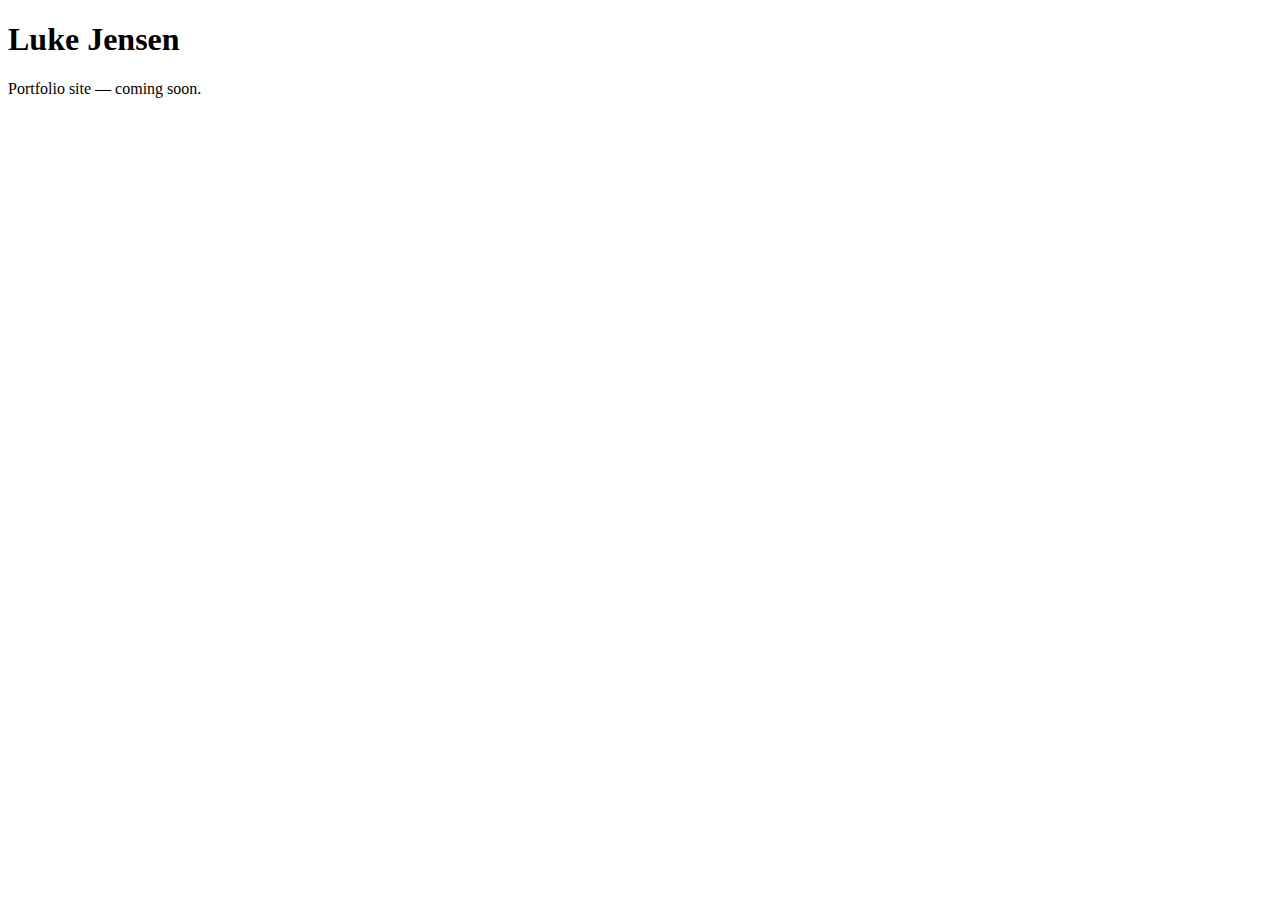
<file: index.html>
<!doctype html>
<html lang="en">
  <head>
    <meta charset="UTF-8" />
    <meta name="viewport" content="width=device-width, initial-scale=1.0" />
    <title>Luke Jensen | Portfolio</title>
  </head>
  <body>
    <h1>Luke Jensen</h1>
    <p>Portfolio site — coming soon.</p>
  </body>
</html>
</file>
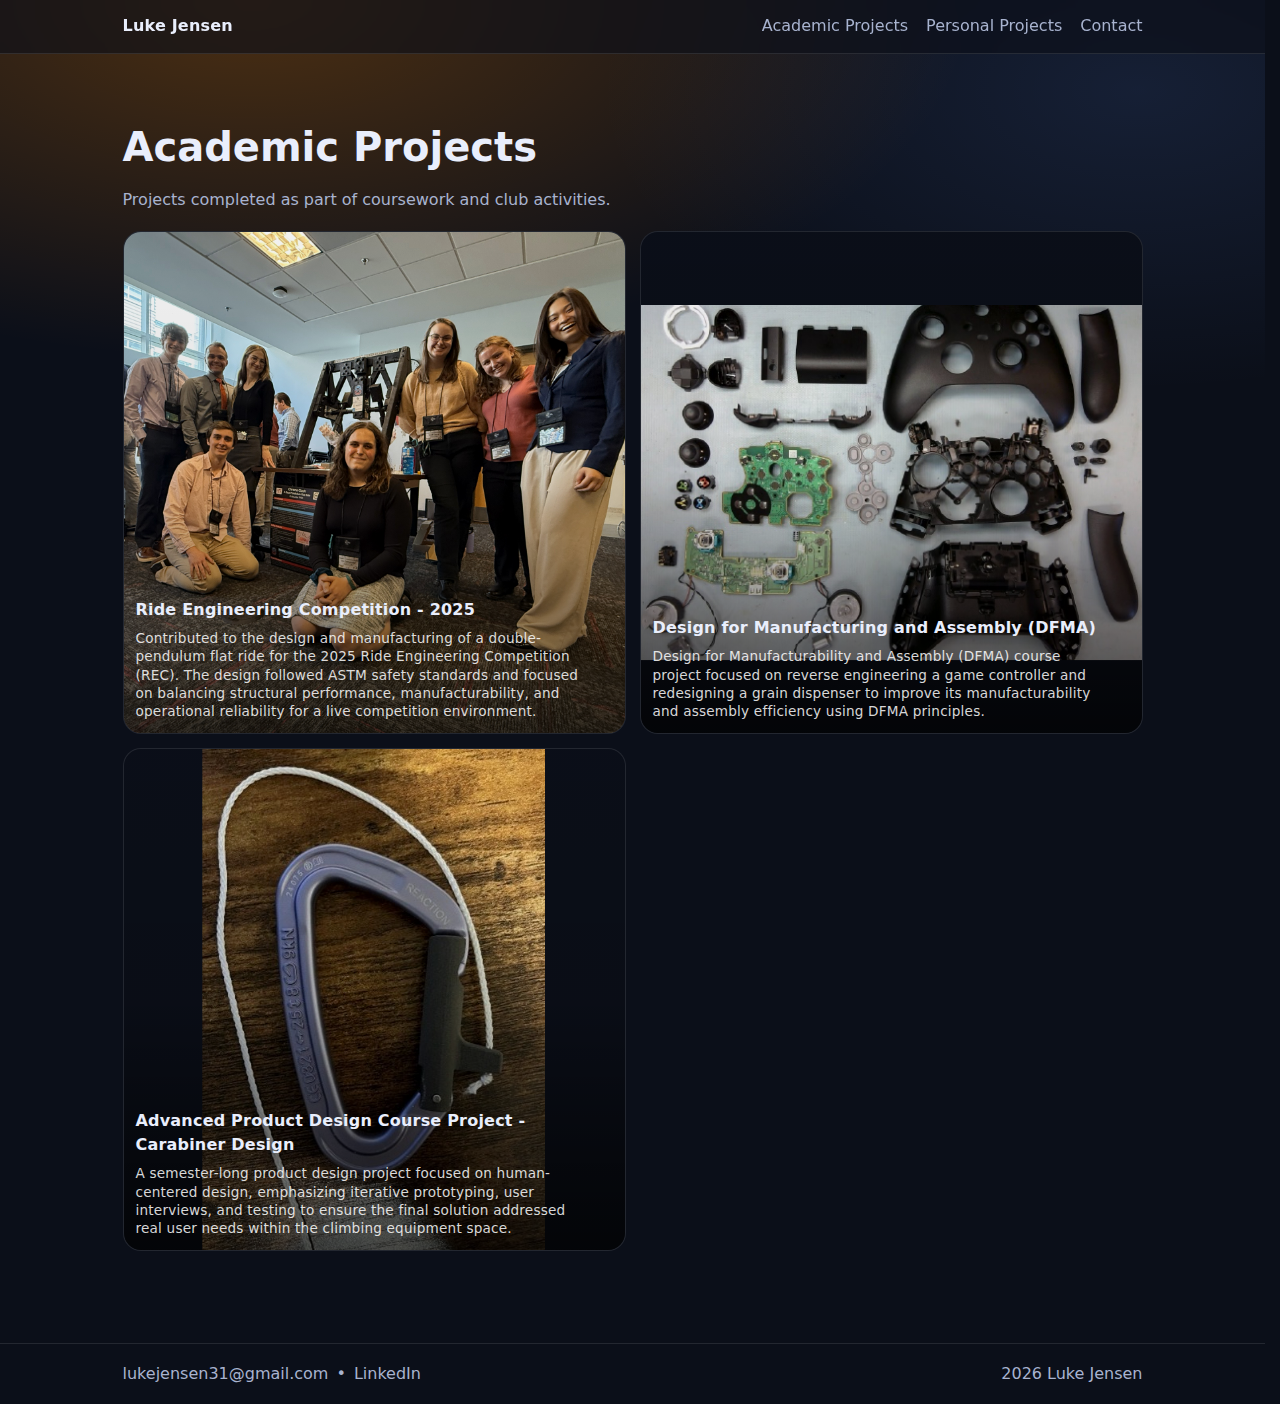
<file: academic.html>
<!doctype html>
<html lang="en">
<head>
  <meta charset="utf-8" />
  <meta name="viewport" content="width=device-width, initial-scale=1" />
  <title>Academic Projects | Luke Jensen</title>
  <link rel="stylesheet" href="assets/css/styles.css" />
</head>
<body>
  <header class="site-header">
    <nav class="nav">
      <a class="brand" href="index.html">Luke Jensen</a>
      <div class="nav-links">
        <a href="academic.html">Academic Projects</a>
        <a href="personal.html">Personal Projects</a>
        <a href="contact.html">Contact</a>
      </div>
    </nav>
  </header>

  <main class="container">
    <section class="section">
      <h1 class="page-title">Academic Projects</h1>
      <p class="kicker">Projects completed as part of coursework and club activities.</p>

      <div class="tile-grid">
        <!-- Duplicate tiles as you add projects -->
        <a class="tile" href="projects/academic/rec_2025/rec_2025.html">
          <img src="projects/academic/rec_2025/img/rec_2025_thumbnail.jpg" alt="Ride Engineering Competition 2025 Project Thumbnail">
          <div class="overlay"></div>
          <div class="label">
            Ride Engineering Competition - 2025
            <div class="summary">
              Contributed to the design and manufacturing of a double-pendulum flat ride for the 2025 Ride Engineering Competition (REC).
              The design followed ASTM safety standards and focused on balancing structural performance, manufacturability, and operational reliability for a live competition environment.
            </div>
          </div>
        </a>

        <a class="tile" href="projects/academic/dfma/dfma.html">
          <img src="projects/academic/dfma/img/controller_disassembled.png" alt="DFMA Project Thumbnail">
          <div class="overlay"></div>
          <div class="label">
            Design for Manufacturing and Assembly (DFMA)
            <div class="summary">
              Design for Manufacturability and Assembly (DFMA) course project focused on reverse engineering a game controller and redesigning a grain dispenser to improve its manufacturability and assembly efficiency using DFMA principles.
            </div>
          </div>
        </a>        

        <a class="tile" href="projects/academic/carabiner_design/carabiner_design.html">
          <img src="projects/academic/carabiner_design/img/final_design_thumbnail.png" alt="Carabiner Design Project Thumbnail">
          <div class="overlay"></div>
          <div class="label">
            Advanced Product Design Course Project - Carabiner Design
            <div class="summary">
            A semester-long product design project focused on human-centered design,
            emphasizing iterative prototyping, user interviews, and testing to ensure the
            final solution addressed real user needs within the climbing equipment space.
            </div>
          </div>
        </a>            

      </div>
    </section>
  </main>

    <footer class="footer">
    <div class="footer-inner">
    <div class="footer-left">
        <a href="mailto:lukejensen31@gmail.com">lukejensen31@gmail.com</a>
        <span>•</span>
        <a href="https://www.linkedin.com/in/luke-jensen-3100/" target="_blank" rel="noopener">
        LinkedIn
        </a>
    </div>

    <div class="footer-right">
        <span id="year"></span> Luke Jensen
    </div>
    </footer>

  <script src="assets/js/main.js"></script>
</body>
</html>
</file>
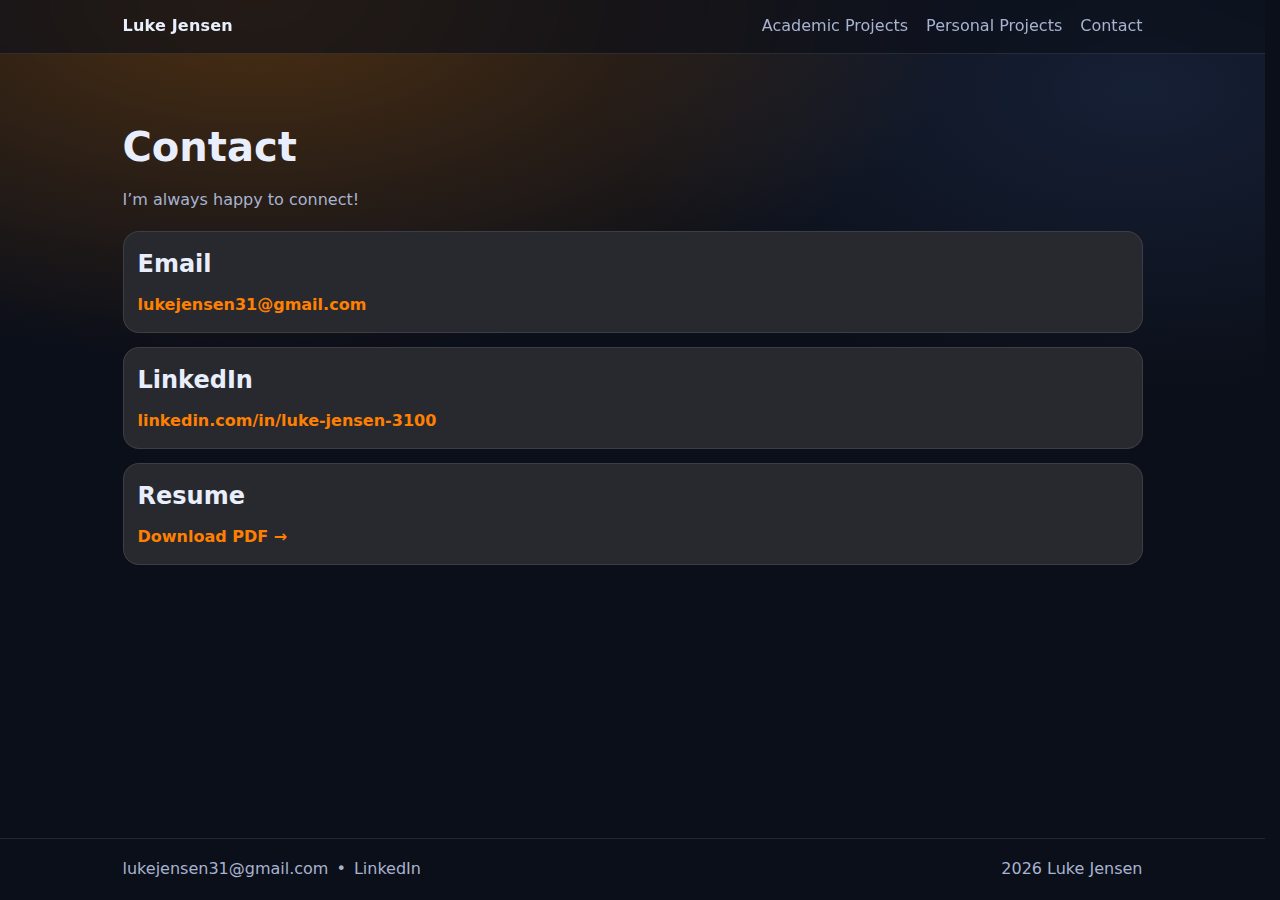
<file: contact.html>
<!doctype html>

<html lang="en">

<head>
  <meta charset="UTF-8">
  <meta name="viewport" content="width=device-width, initial-scale=1">
  <title>Contact | Luke Jensen</title>
  <link rel="stylesheet" href="assets/css/styles.css">
</head>

<body>
  <header class="site-header">
    <nav class="nav">
      <a class="brand" href="index.html">Luke Jensen</a>
      <div class="nav-links">
        <a href="academic.html">Academic Projects</a>
        <a href="personal.html">Personal Projects</a>
        <a href="contact.html">Contact</a>
      </div>
    </nav>
  </header>

  <main class="container">
    <section class="section">
      <h1 class="page-title">Contact</h1>
      <p class="kicker">I’m always happy to connect!</p>

      <div class="grid-3" style="grid-template-columns: 1fr; gap: 14px;">
        <div class="card">
          <h2 style="margin: 0 0 10px;">Email</h2>
          <p style="margin: 0; color: var(--muted);">
            <a href="mailto:lukejensen31@gmail.com" style="color: var(--accent); font-weight: 650;">
              lukejensen31@gmail.com
            </a>
          </p>
        </div>

        <div class="card">
          <h2 style="margin: 0 0 10px;">LinkedIn</h2>
          <p style="margin: 0; color: var(--muted);">
            <a href="https://www.linkedin.com/in/luke-jensen-3100/" target="_blank" rel="noopener"
               style="color: var(--accent); font-weight: 650;">
              linkedin.com/in/luke-jensen-3100
            </a>
          </p>
        </div>

        <div class="card">
          <h2 style="margin: 0 0 10px;">Resume</h2>
          <p style="margin: 0; color: var(--muted);">
            <a href="assets/resume/luke_jensen_resume.pdf" target="_blank" rel="noopener"
               style="color: var(--accent); font-weight: 650;">
              Download PDF →
            </a>
          </p>
        </div>
      </div>
    </section>
  </main>

  <footer class="footer">
    <div class="footer-inner">
      <div class="footer-left">
        <a href="mailto:lukejensen31@gmail.com">lukejensen31@gmail.com</a>
        <span>•</span>
        <a href="https://www.linkedin.com/in/luke-jensen-3100/" target="_blank" rel="noopener">
          LinkedIn
        </a>
      </div>
      
      <div class="footer-right">
        <span id="year"></span> Luke Jensen
      </div>
    </div>
  </footer>

  <script src="assets/js/main.js"></script>
</body>
</html>
</file>
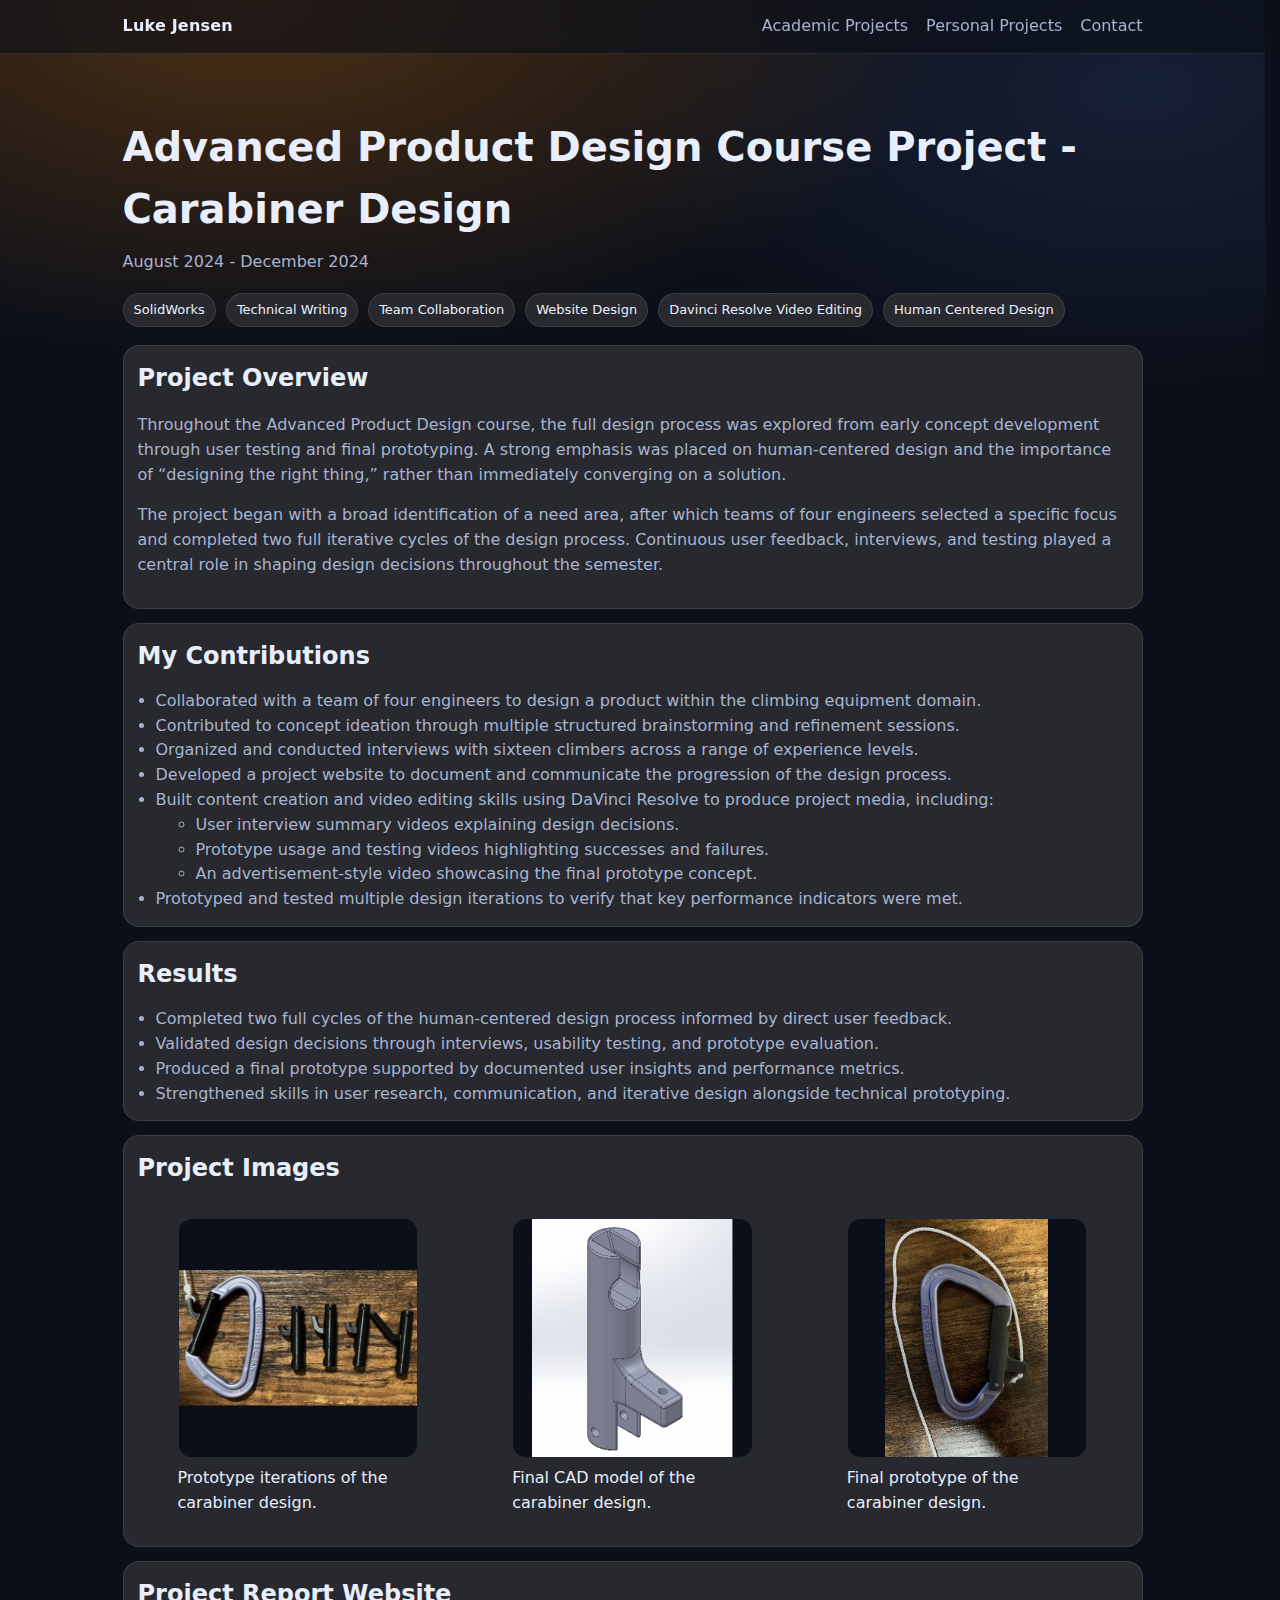
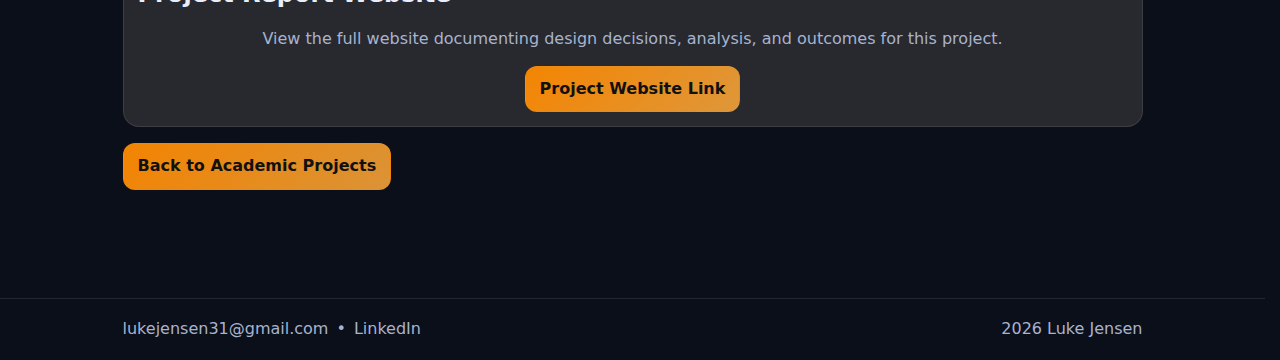
<file: projects/academic/carabiner_design/carabiner_design.html>
<!doctype html>
<html lang="en">
<head>
  <meta charset="utf-8" />
  <meta name="viewport" content="width=device-width, initial-scale=1" />
  <title>Advanced Product Design Course Project - Carabiner Design | Luke Jensen</title>
  <link rel="stylesheet" href="../../../assets/css/styles.css" />
</head>

<body>
  <header class="site-header">
    <nav class="nav">
      <a class="brand" href="../../../index.html">Luke Jensen</a>
      <div class="nav-links">
        <a href="../../../academic.html">Academic Projects</a>
        <a href="../../../personal.html">Personal Projects</a>
        <a href="../../../contact.html">Contact</a>
      </div>
    </nav>
  </header>

  <main class="container">
    <section class="section">
        <h1 class="page-title">Advanced Product Design Course Project - Carabiner Design</h1>
        <p class="kicker">August 2024 - December 2024</p>

        <div class="meta">
            <span class="pill">SolidWorks</span>
            <span class="pill">Technical Writing</span>
            <span class="pill">Team Collaboration</span>
            <span class="pill">Website Design</span>
            <span class="pill">Davinci Resolve Video Editing</span>
            <span class="pill">Human Centered Design</span>
        </div>

        <div class="card">
            <h2 style="margin-top:0;">Project Overview</h2>
            <p style="color:var(--muted);">
                Throughout the Advanced Product Design course, the full design process was
                explored from early concept development through user testing and final
                prototyping. A strong emphasis was placed on human-centered design and the
                importance of “designing the right thing,” rather than immediately converging
                on a solution.
            </p>
            <p style="color:var(--muted);">
                The project began with a broad identification of a need area, after which
                teams of four engineers selected a specific focus and completed two full
                iterative cycles of the design process. Continuous user feedback, interviews,
                and testing played a central role in shaping design decisions throughout the
                semester.
            </p>          
        </div>

        <div style="height:14px;"></div>

        <div class="card">
            <h2 style="margin-top:0;">My Contributions</h2>
            <ul style="color:var(--muted); margin:0; padding-left:18px;">
            
                <li>Collaborated with a team of four engineers to design a product within the climbing equipment domain.</li>
                <li>Contributed to concept ideation through multiple structured brainstorming and refinement sessions.</li>
                <li>Organized and conducted interviews with sixteen climbers across a range of experience levels.</li>
                <li>Developed a project website to document and communicate the progression of the design process.</li>
                <li>
                    Built content creation and video editing skills using DaVinci Resolve to produce project media, including:
                    <ul>
                    <li>User interview summary videos explaining design decisions.</li>
                    <li>Prototype usage and testing videos highlighting successes and failures.</li>
                    <li>An advertisement-style video showcasing the final prototype concept.</li>
                    </ul>
                </li>
                <li>Prototyped and tested multiple design iterations to verify that key performance indicators were met.</li>

            </ul>
        </div>

        <div style="height:14px;"></div>

        <div class="card">
            <h2 style="margin-top:0;">Results</h2>
            <ul style="color:var(--muted); margin:0; padding-left:18px;">
                <li>Completed two full cycles of the human-centered design process informed by direct user feedback.</li>
                <li>Validated design decisions through interviews, usability testing, and prototype evaluation.</li>
                <li>Produced a final prototype supported by documented user insights and performance metrics.</li>
                <li>Strengthened skills in user research, communication, and iterative design alongside technical prototyping.</li>
            </ul>
        </div>

        <div style="height:14px;"></div>

        <div class="card">
            <h2 style="margin-top:0;">Project Images</h2>
            <div class="image-grid">
            <figure>
                <img src="../carabiner_design/img/prototype_iterations.png" alt="Carabiner Prototype Iterations">
                <figcaption>Prototype iterations of the carabiner design.</figcaption>
            </figure>
            <figure>
                <img src="../carabiner_design/img/final_cad_model.png" alt="Final CAD Model">
                <figcaption>Final CAD model of the carabiner design.</figcaption>
            </figure>
            <figure>
                <img src="../carabiner_design/img/final_design_thumbnail.png" alt="Final Prototype">
                <figcaption>Final prototype of the carabiner design.</figcaption>
            </figure>

            </div>
        </div>

        <div style="height:14px;"></div>

        <div class="card">
        <h2 style="margin-top:0">Project Report Website</h2>
        <p style="color:var(--muted); margin:0 auto 14px; text-align:center;">
            View the full website documenting design decisions, analysis, and outcomes for this project.
        </p>

        <p style="color:var(--muted); margin:0; text-align:center;">
        <a
            class="btn primary"
            href="https://sites.google.com/colorado.edu/apd-team-6/the-bailing-carabiner"
            target="_blank"
            rel="noopener"
        >
            Project Website Link
        </a>
        </p>

        </div>

        <p style="color:var(--muted);">
            <a class="btn primary" href="../../../academic.html">Back to Academic Projects</a>
        </p>



    </section>
  </main>

    <footer class="footer">
    <div class="footer-inner">
    <div class="footer-left">
        <a href="mailto:lukejensen31@gmail.com">lukejensen31@gmail.com</a>
        <span>•</span>
        <a href="https://www.linkedin.com/in/luke-jensen-3100/" target="_blank" rel="noopener">
        LinkedIn
        </a>
    </div>

    <div class="footer-right">
        <span id="year"></span> Luke Jensen
    </div>
    </footer>

  <script src="../../../assets/js/main.js"></script>
</body>
</html>
</file>
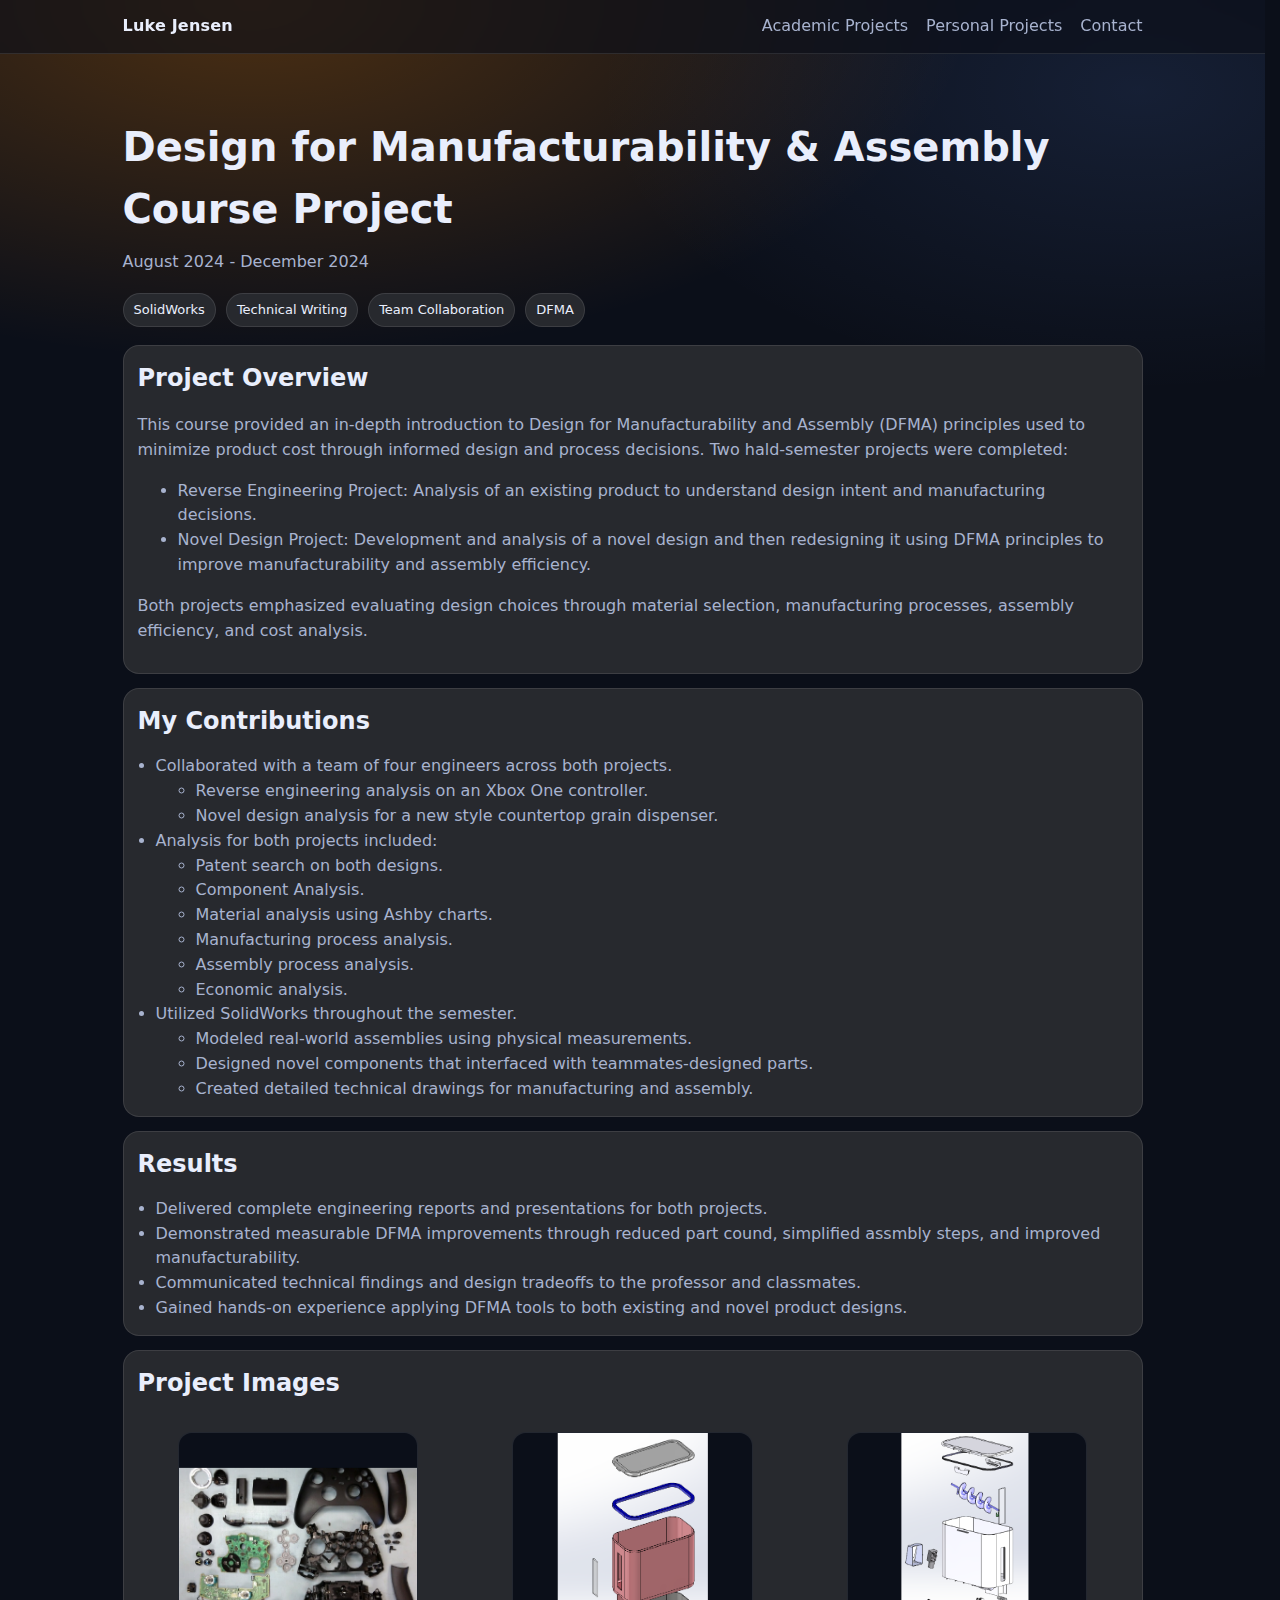
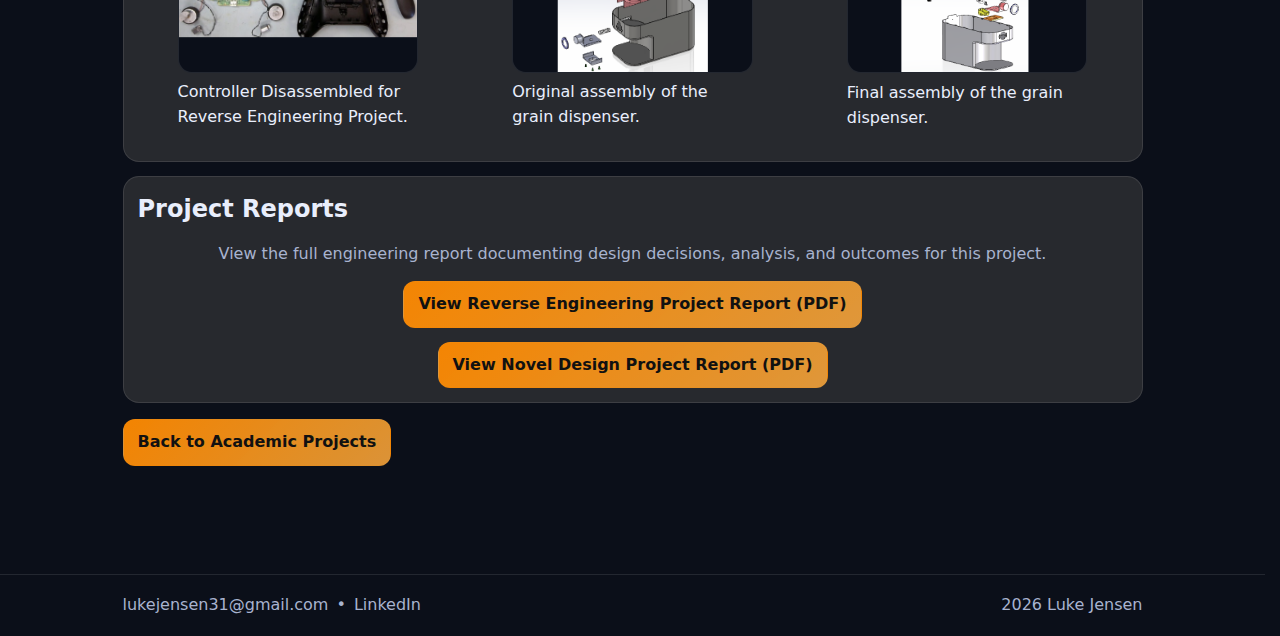
<file: projects/academic/dfma/dfma.html>
<!doctype html>
<html lang="en">
<head>
  <meta charset="utf-8" />
  <meta name="viewport" content="width=device-width, initial-scale=1" />
  <title>Design for Manufacturability & Assembly | Luke Jensen</title>
  <link rel="stylesheet" href="../../../assets/css/styles.css" />
</head>

<body>
  <header class="site-header">
    <nav class="nav">
      <a class="brand" href="../../../index.html">Luke Jensen</a>
      <div class="nav-links">
        <a href="../../../academic.html">Academic Projects</a>
        <a href="../../../personal.html">Personal Projects</a>
        <a href="../../../contact.html">Contact</a>
      </div>
    </nav>
  </header>

  <main class="container">
    <section class="section">
        <h1 class="page-title">Design for Manufacturability & Assembly Course Project</h1>
        <p class="kicker">August 2024 - December 2024</p>

        <div class="meta">
            <span class="pill">SolidWorks</span>
            <span class="pill">Technical Writing</span>
            <span class="pill">Team Collaboration</span>
            <span class="pill">DFMA</span>
        </div>

        <div class="card">
            <h2 style="margin-top:0;">Project Overview</h2>
            <p style="color:var(--muted);">
                This course provided an in-depth introduction to Design for Manufacturability and Assembly (DFMA) principles used to minimize product cost through informed design and process decisions. Two hald-semester projects were completed:
            </p>
            <ul style="color:var(--muted);">
                <li>
                    Reverse Engineering Project: Analysis of an existing product to understand design intent and manufacturing decisions.
                </li>
                <li>
                    Novel Design Project: Development and analysis of a novel design and then redesigning it using DFMA principles to improve manufacturability and assembly efficiency.
                </li>
            </ul>
            <p style="color:var(--muted);">
                Both projects emphasized evaluating design choices through material selection, manufacturing processes, assembly efficiency, and cost analysis.
            </p>            
        </div>

        <div style="height:14px;"></div>

        <div class="card">
            <h2 style="margin-top:0;">My Contributions</h2>
            <ul style="color:var(--muted); margin:0; padding-left:18px;">
            
            <li>
                Collaborated with a team of four engineers across both projects.
                <ul>
                    <li>Reverse engineering analysis on an Xbox One controller.</li>
                    <li>Novel design analysis for a new style countertop grain dispenser.</li>
                </ul>
            </li>
            
            <li>
                Analysis for both projects included:
                <ul>
                    <li>Patent search on both designs.</li>
                    <li>Component Analysis.</li>
                    <li>Material analysis using Ashby charts.</li>
                    <li>Manufacturing process analysis.</li>
                    <li>Assembly process analysis.</li>
                    <li>Economic analysis.</li>
                </ul>
            </li>

            <li>
                Utilized SolidWorks throughout the semester. 
                <ul>
                    <li>Modeled real-world assemblies using physical measurements.</li>
                    <li>Designed novel components that interfaced with teammates-designed parts.</li>
                    <li>Created detailed technical drawings for manufacturing and assembly.</li>
                </ul>
            </li>

            </ul>
        </div>

        <div style="height:14px;"></div>

        <div class="card">
            <h2 style="margin-top:0;">Results</h2>
            <ul style="color:var(--muted); margin:0; padding-left:18px;">
            <li>Delivered complete engineering reports and presentations for both projects.</li>
            <li>Demonstrated measurable DFMA improvements through reduced part cound, simplified assmbly steps, and improved manufacturability.</li>
            <li>Communicated technical findings and design tradeoffs to the professor and classmates.</li>
            <li>Gained hands-on experience applying DFMA tools to both existing and novel product designs.</li>
            </ul>
        </div>

        <div style="height:14px;"></div>

        <div class="card">
            <h2 style="margin-top:0;">Project Images</h2>
            <div class="image-grid">
            <figure>
                <img src="../dfma/img/controller_disassembled.png" alt="Game Controller Reverse Engineering">
                <figcaption>Controller Disassembled for Reverse Engineering Project.</figcaption>
            </figure>
            <figure>
                <img src="../dfma/img/original_assembly.png" alt="Grain Dispenser Original Assembly">
                <figcaption>Original assembly of the grain dispenser.</figcaption>
            </figure>
            <figure>
                <img src="../dfma/img/final_assembly.png" alt="Grain Dispenser Final Assembly">
                <figcaption>Final assembly of the grain dispenser.</figcaption>
            </figure>

            </div>
        </div>

        <div style="height:14px;"></div>

        <div class="card">
        <h2 style="margin-top:0">Project Reports</h2>
        <p style="color:var(--muted); margin:0 auto 14px; text-align:center;">
            View the full engineering report documenting design decisions, analysis, and outcomes for this project.
        </p>

        <p style="color:var(--muted); margin:0; text-align:center;">
        <a
            class="btn primary"
            href="./dfma_controller_report.pdf"
            target="_blank"
            rel="noopener"
        >
            View Reverse Engineering Project Report (PDF)
        </a>
        </p>

        <div style="height:14px;"></div>

        <p style="color:var(--muted); margin:0; text-align:center;">
        <a
            class="btn primary"
            href="./dfma_grain_dispenser_report.pdf"
            target="_blank"
            rel="noopener"
        >
            View Novel Design Project Report (PDF)
        </a>
        </p>

        </div>

        <p style="color:var(--muted);">
            <a class="btn primary" href="../../../academic.html">Back to Academic Projects</a>
        </p>



    </section>
  </main>

    <footer class="footer">
    <div class="footer-inner">
    <div class="footer-left">
        <a href="mailto:lukejensen31@gmail.com">lukejensen31@gmail.com</a>
        <span>•</span>
        <a href="https://www.linkedin.com/in/luke-jensen-3100/" target="_blank" rel="noopener">
        LinkedIn
        </a>
    </div>

    <div class="footer-right">
        <span id="year"></span> Luke Jensen
    </div>
    </footer>

  <script src="../../../assets/js/main.js"></script>
</body>
</html>
</file>
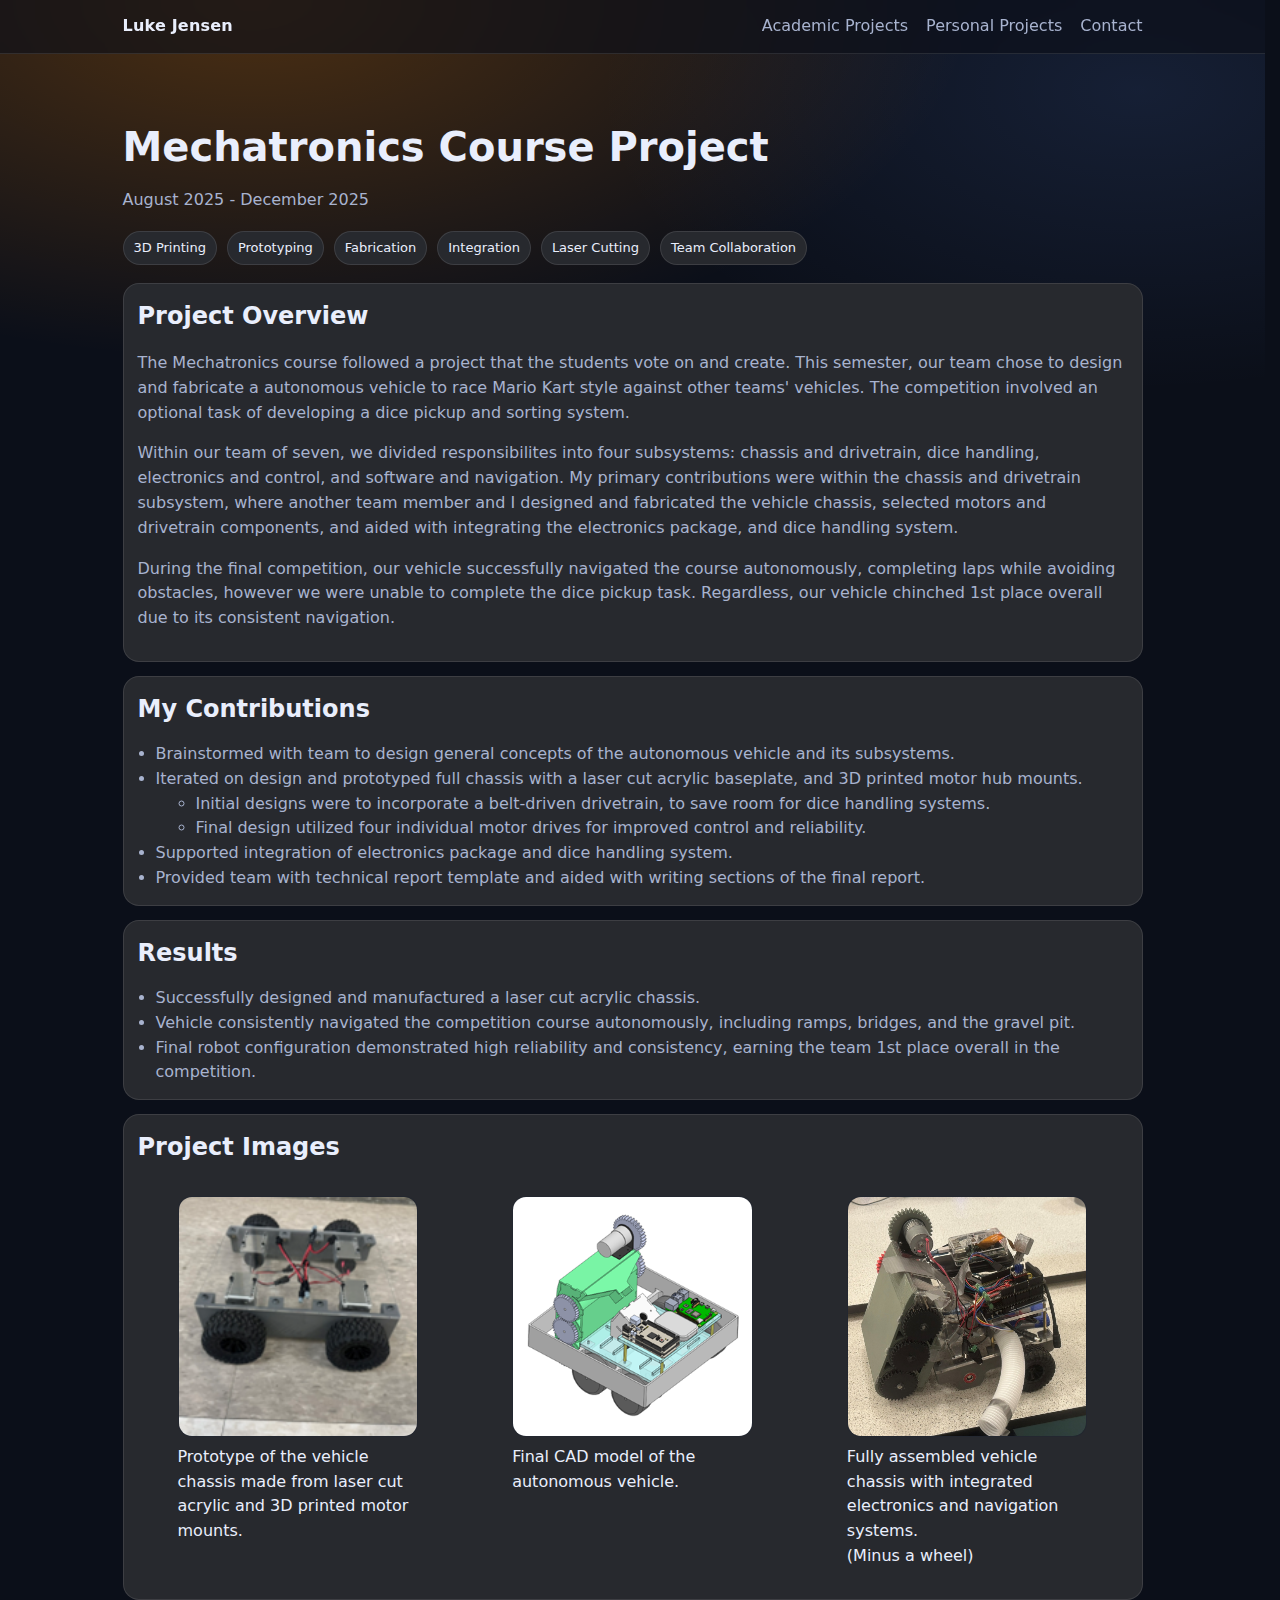
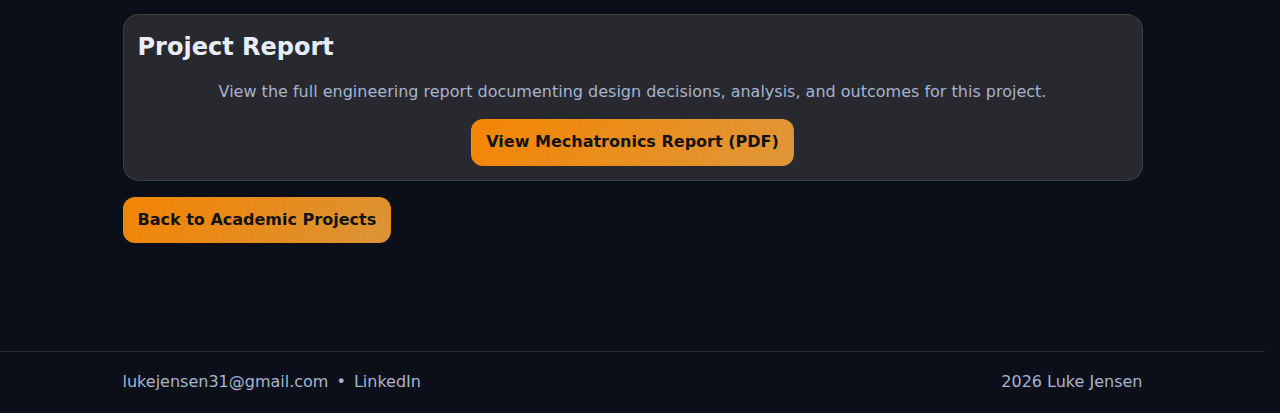
<file: projects/academic/mechatronics/mechatronics.html>
<!doctype html>
<html lang="en">
<head>
  <meta charset="utf-8" />
  <meta name="viewport" content="width=device-width, initial-scale=1" />
  <title>Mechatronics Course Project | Luke Jensen</title>
  <link rel="stylesheet" href="../../../assets/css/styles.css" />
</head>

<body>
  <header class="site-header">
    <nav class="nav">
      <a class="brand" href="../../../index.html">Luke Jensen</a>
      <div class="nav-links">
        <a href="../../../academic.html">Academic Projects</a>
        <a href="../../../personal.html">Personal Projects</a>
        <a href="../../../contact.html">Contact</a>
      </div>
    </nav>
  </header>

  <main class="container">
    <section class="section">
        <h1 class="page-title">Mechatronics Course Project</h1>
        <p class="kicker">August 2025 - December 2025</p>

        <div class="meta">
            <span class="pill">3D Printing</span>
            <span class="pill">Prototyping</span>
            <span class="pill">Fabrication</span>
            <span class="pill">Integration</span>
            <span class="pill">Laser Cutting</span>
            <span class="pill">Team Collaboration</span>
        </div>

        <div class="card">
            <h2 style="margin-top:0;">Project Overview</h2>
            <p style="color:var(--muted);">
                The Mechatronics course followed a project that the students vote on and create. This semester,
                our team chose to design and fabricate a autonomous vehicle to race Mario Kart style against other teams'
                vehicles. The competition involved an optional task of developing a dice pickup and sorting system.
            </p>
            <p style="color:var(--muted);">
                Within our team of seven, we divided responsibilites into four subsystems: chassis and drivetrain,
                dice handling, electronics and control, and software and navigation. My primary contributions were within
                the chassis and drivetrain subsystem, where another team member and I designed and fabricated the vehicle chassis,
                selected motors and drivetrain components, and aided with integrating the electronics package, and dice handling system.
            </p>
            <p style="color:var(--muted);">
                During the final competition, our vehicle successfully navigated the course autonomously,
                completing laps while avoiding obstacles, however we were unable to complete the dice pickup task. Regardless,
                our vehicle chinched 1st place overall due to its consistent navigation. 
            </p>  
        </div>

        <div style="height:14px;"></div>

        <div class="card">
            <h2 style="margin-top:0;">My Contributions</h2>
            <ul style="color:var(--muted); margin:0; padding-left:18px;">
            
                <li>Brainstormed with team to design general concepts of the autonomous vehicle and its subsystems.</li>
                <li>
                    Iterated on design and prototyped full chassis with a laser cut acrylic baseplate, and 3D printed motor hub mounts.
                    <ul>
                        <li>Initial designs were to incorporate a belt-driven drivetrain, to save room for dice handling systems.</li>
                        <li>Final design utilized four individual motor drives for improved control and reliability.</li>
                    </ul>
                </li>
                <li>Supported integration of electronics package and dice handling system.</li>
                <li>Provided team with technical report template and aided with writing sections of the final report.</li>
                
            </ul>
        </div>

        <div style="height:14px;"></div>

        <div class="card">
            <h2 style="margin-top:0;">Results</h2>
            <ul style="color:var(--muted); margin:0; padding-left:18px;">
                <li>Successfully designed and manufactured a laser cut acrylic chassis.</li>
                <li>Vehicle consistently navigated the competition course autonomously, including ramps, bridges, and the gravel pit.</li>
                <li>Final robot configuration demonstrated high reliability and consistency, earning the team 1st place overall in the competition.</li>
            </ul>
        </div>

        <div style="height:14px;"></div>

        <div class="card">
            <h2 style="margin-top:0;">Project Images</h2>
            <div class="image-grid">
            <figure>
                <img src="../mechatronics/img/chassis_prototype.png" alt="Vehicle Chassis Prototype">
                <figcaption>Prototype of the vehicle chassis made from laser cut acrylic and 3D printed motor mounts.</figcaption>
            </figure>
            <figure>
                <img src="../mechatronics/img/final_cad.png" alt="Vehicle Final CAD Model">
                <figcaption>Final CAD model of the autonomous vehicle.</figcaption>
            </figure>
            <figure>
                <img src="../mechatronics/img/full_integration.png" alt="Fully Assembled Vehicle Chassis">
                <figcaption>Fully assembled vehicle chassis with integrated electronics and navigation systems. <br>(Minus a wheel)</figcaption>
            </figure>

            </div>
        </div>

        <div style="height:14px;"></div>        

        <div class="card">
        <h2 style="margin-top:0">Project Report</h2>
        <p style="color:var(--muted); margin:0 auto 14px; text-align:center;">
            View the full engineering report documenting design decisions, analysis, and outcomes for this project.
        </p>

        <p style="color:var(--muted); margin:0; text-align:center;">
        <a
            class="btn primary"
            href="./ironman_helmet_report.pdf"
            target="_blank"
            rel="noopener"
        >
            View Mechatronics Report (PDF)
        </a>
        </p>

        </div>

        <p style="color:var(--muted);">
            <a class="btn primary" href="../../../academic.html">Back to Academic Projects</a>
        </p>      

    </section>
  </main>

    <footer class="footer">
    <div class="footer-inner">
    <div class="footer-left">
        <a href="mailto:lukejensen31@gmail.com">lukejensen31@gmail.com</a>
        <span>•</span>
        <a href="https://www.linkedin.com/in/luke-jensen-3100/" target="_blank" rel="noopener">
        LinkedIn
        </a>
    </div>

    <div class="footer-right">
        <span id="year"></span> Luke Jensen
    </div>
    </footer>

  <script src="../../../assets/js/main.js"></script>
</body>
</html>
</file>
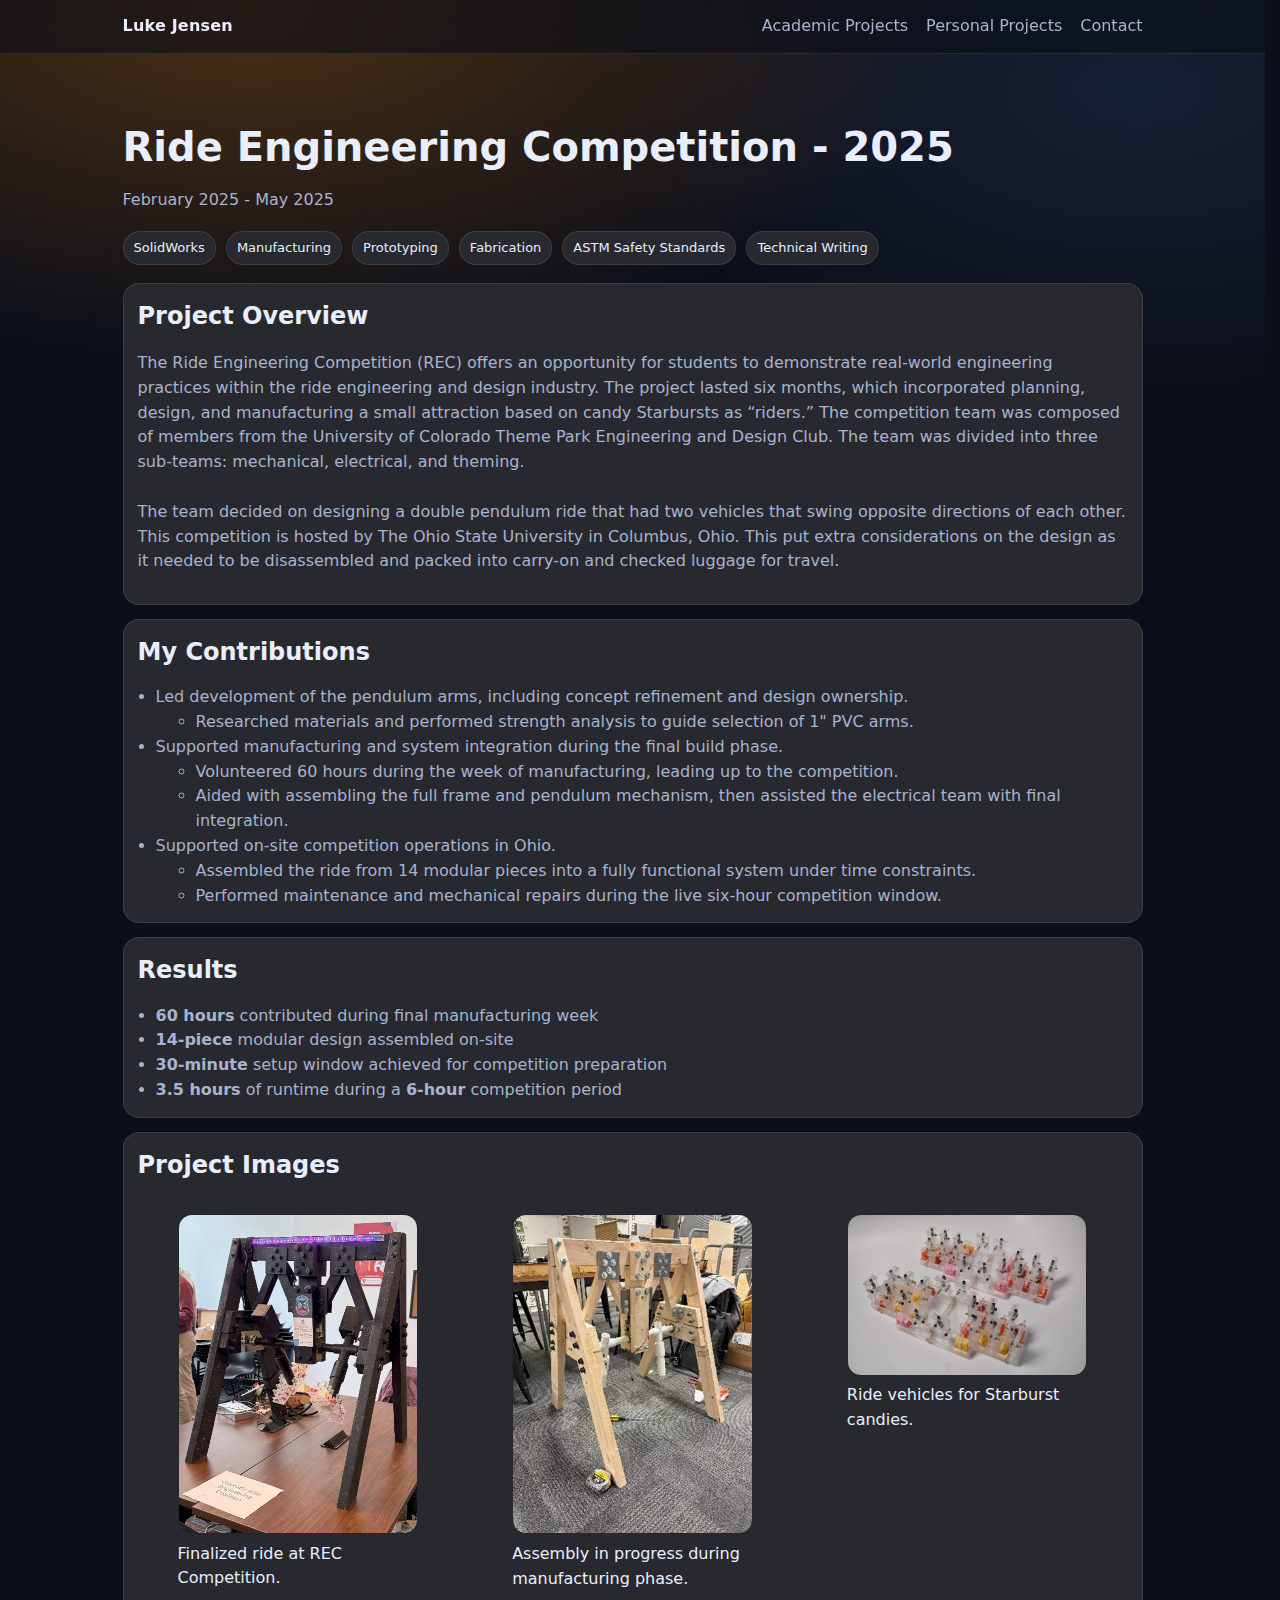
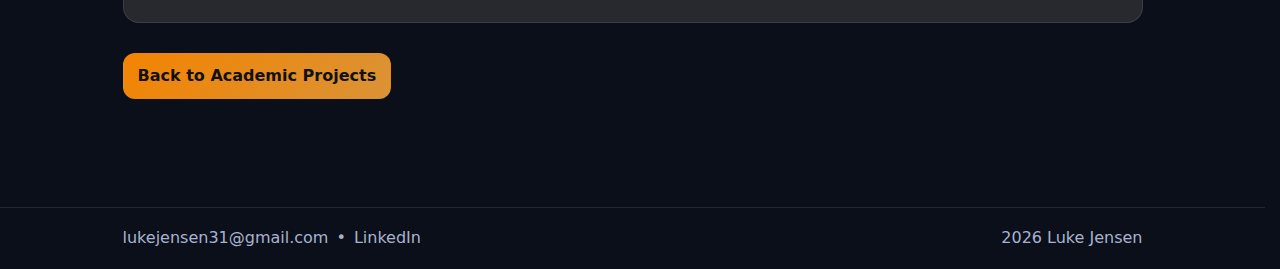
<file: projects/academic/rec_2025/rec_2025.html>
<!doctype html>
<html lang="en">
<head>
  <meta charset="utf-8" />
  <meta name="viewport" content="width=device-width, initial-scale=1" />
  <title>Ride Engineering Competition 2025 | Luke Jensen</title>
  <link rel="stylesheet" href="../../../assets/css/styles.css" />
</head>

<body>
  <header class="site-header">
    <nav class="nav">
      <a class="brand" href="../../../index.html">Luke Jensen</a>
      <div class="nav-links">
        <a href="../../../academic.html">Academic Projects</a>
        <a href="../../../personal.html">Personal Projects</a>
        <a href="../../../contact.html">Contact</a>
      </div>
    </nav>
  </header>

  <main class="container">
    <section class="section">
      <h1 class="page-title">Ride Engineering Competition - 2025</h1>
      <p class="kicker">February 2025 - May 2025</p>

      <div class="meta">
        <span class="pill">SolidWorks</span>
        <span class="pill">Manufacturing</span>
        <span class="pill">Prototyping</span>
        <span class="pill">Fabrication</span>
        <span class="pill">ASTM Safety Standards</span>
        <span class="pill">Technical Writing</span>
      </div>

      <div class="card">
        <h2 style="margin-top:0;">Project Overview</h2>
        <p style="color:var(--muted);">
          The Ride Engineering Competition (REC) offers an opportunity for students to demonstrate real-world engineering practices within the ride engineering and design industry. The project lasted six months, which incorporated planning, design, and manufacturing a small attraction based on candy Starbursts as “riders.” The competition team was composed of members from the University of Colorado Theme Park Engineering and Design Club. The team was divided into three sub-teams: mechanical, electrical, and theming.
          <br>
          <br>The team decided on designing a double pendulum ride that had two vehicles that swing opposite directions of each other. This competition is hosted by The Ohio State University in Columbus, Ohio. This put extra considerations on the design as it needed to be disassembled and packed into carry-on and checked luggage for travel.
        </p>
      </div>

      <div style="height:14px;"></div>

      <div class="card">
        <h2 style="margin-top:0;">My Contributions</h2>
        <ul style="color:var(--muted); margin:0; padding-left:18px;">
          
          <li>
            Led development of the pendulum arms, including concept refinement and design ownership.
            <ul>
              <li>Researched materials and performed strength analysis to guide selection of 1" PVC arms.</li>
            </ul>
          </li>
          
          <li>
            Supported manufacturing and system integration during the final build phase.
            <ul>
              <li>Volunteered 60 hours during the week of manufacturing, leading up to the competition.</li>
              <li>Aided with assembling the full frame and pendulum mechanism, then assisted the electrical team with final integration.</li>
            </ul>
          </li>

          <li>
            Supported on-site competition operations in Ohio.
            <ul>
              <li>Assembled the ride from 14 modular pieces into a fully functional system under time constraints.</li>
              <li>Performed maintenance and mechanical repairs during the live six-hour competition window.</li>
            </ul>
          </li>

        </ul>
      </div>

      <div style="height:14px;"></div>

      <div class="card">
        <h2 style="margin-top:0;">Results</h2>
        <ul style="color:var(--muted); margin:0; padding-left:18px;">
          <li><strong>60 hours</strong> contributed during final manufacturing week</li>
          <li><strong>14-piece</strong> modular design assembled on-site</li>
          <li><strong>30-minute</strong> setup window achieved for competition preparation</li>
          <li><strong>3.5 hours</strong> of runtime during a <strong>6-hour</strong> competition period</li>
        </ul>
      </div>

      <div style="height:14px;"></div>

      <div class="card">
        <h2 style="margin-top:0;">Project Images</h2>
        <div class="image-grid">
          <figure>
            <img src="../rec_2025/img/finished_ride.jpg" alt="Finished Ride">
            <figcaption>Finalized ride at REC Competition.</figcaption>
          </figure>
          <figure>
            <img src="../rec_2025/img/in_progress.jpg" alt="In Progress Assembly">
            <figcaption>Assembly in progress during manufacturing phase.</figcaption>
          </figure>
          <figure>
            <img src="../rec_2025/img/ride_vehicle.jpg" alt="Ride Vehicles">
            <figcaption>Ride vehicles for Starburst candies.</figcaption>
          </figure>
        </div>
      </div>

      <div style="height:14px;"></div>

      <p style="color:var(--muted);">
        <a class="btn primary" href="../../../academic.html">Back to Academic Projects</a>
      </p>
    </section>
  </main>

    <footer class="footer">
    <div class="footer-inner">
    <div class="footer-left">
        <a href="mailto:lukejensen31@gmail.com">lukejensen31@gmail.com</a>
        <span>•</span>
        <a href="https://www.linkedin.com/in/luke-jensen-3100/" target="_blank" rel="noopener">
        LinkedIn
        </a>
    </div>

    <div class="footer-right">
        <span id="year"></span> Luke Jensen
    </div>
    </footer>

  <script src="../../../assets/js/main.js"></script>
</body>
</html>
</file>
<file: assets/css/styles.css>
:root{
  --bg:#0b0f19;
  --card:#27292e;
  --card_blue: #121a2a;
  --text:#e9eefc;
  --muted:#a8b3cf;
  --accent:#ff8000;
  --border: rgba(255,255,255,.10);
  --header: rgba(11,15,25,.62);
}

*{ box-sizing:border-box; }

html, body {
  height: 100%;
}

html{ 
  scroll-behavior:smooth; 
  scrollbar-gutter: stable;

    background: radial-gradient(1200px 600px at 20% 0%, rgba(255, 136, 0, 0.267), transparent 60%),
              radial-gradient(900px 500px at 90% 10%, rgba(100,150,255,.12), transparent 60%),
              var(--bg);
    background-repeat: no-repeat;
    background-attachment: fixed;
}

body{
  margin:0;
  padding:0;
  display:flex;
  flex-direction: column;
  background:transparent;
  font-family: system-ui, -apple-system, Segoe UI, Roboto, Arial, sans-serif;
  color:var(--text);
  line-height:1.55;
}

main {
  flex: 1;
}


a{ color:inherit; text-decoration:none; }
a:hover{ color:var(--accent); }

.container{ width:min(1020px, 92%); margin:0 auto; padding: 28px 0 64px; }

.site-header{
  position: sticky; top:0; z-index:10;
  backdrop-filter: blur(10px);
  background: var(--header);
  border-bottom: 1px solid var(--border);
}

.nav{
  width:min(1020px, 92%);
  margin:0 auto;
  display:flex;
  align-items:center;
  justify-content:space-between;
  padding:14px 0;
}

.brand{ font-weight:750; letter-spacing:.2px; }

.nav-links{ display:flex; gap:18px; color:var(--muted); }

.btn{
  display:inline-block;
  padding:10px 14px;
  border:1px solid var(--border);
  border-radius: 12px;
  background: rgba(255,255,255,.03);
}

.btn:hover{
  transform: translateY(-2px);
  border-color:var(--accent);
}

.btn.primary{
  background: linear-gradient(135deg, rgba(255,138,0,.95), rgba(255,170,60,.85));
  border-color: transparent;
  color: #111;
  font-weight: 700;
}

.btn.primary:hover{
  transform: translateY(-2px);
}

.section{ padding: 28px 0; }

.section h2{ margin: 0 0 14px; }

.card{
  background: var(--card);
  border:1px solid var(--border);
  border-radius: 16px;
  padding: 14px;
}

/* ===== Main page hero layout ===== */
.hero{
  display:grid;
  grid-template-columns: 300px 1fr;
  gap: 18px;
  align-items:center;
  padding: 28px 0 10px;
}

@media (max-width: 700px){
  .hero{ grid-template-columns: 1fr; }
}

.avatar{
  width:300px; height:300px;
  border-radius: 18px;
  object-fit: cover;
  border: 1px solid var(--border);
  background: var(--bg);
}

.hero h1{
  margin:0 0 6px;
  font-size: clamp(28px, 4vw, 44px);
}

.hero .subtitle{
  display: flex;
  flex-wrap: wrap;
  gap: 10px;
  margin: 0 0 14px;
  max-width: 70ch;
}

.hero .buttons{ display:flex; gap:12px; flex-wrap:wrap; }

.edu-list{
  display: flex;
  flex-wrap: wrap;
  gap: 12px;
  margin: 0 0 14px;
  max-width: 70ch;
}

.edu-item{
  display: inline-flex;
  flex-direction: column;
  gap: 4px;
  padding: 10px 14px;
  border: 1px solid var(--border);
  border-radius: 14px;
  background: var(--card);
}

.edu-title{
  font-weight: 600;
  color: var(--text);
  line-height: 1.25;
}

.edu-date{
  font-size: 0.85rem;
  color: var(--muted);
}

/* ===== Grids ===== */
.grid-3{
  display:grid;
  grid-template-columns: repeat(3, 1fr);
  gap:14px;
}

@media (max-width: 860px){
  .grid-3{ grid-template-columns: 1fr; }
}

/* ===== Square tile grid for hub pages ===== */
.tile-grid{
  display:grid;
  grid-template-columns: repeat(2, 1fr);
  gap:14px;
}

@media (max-width: 980px){
  .tile-grid{ grid-template-columns: repeat(2, 1fr); }
}

@media (max-width: 520px){
  .tile-grid{ grid-template-columns: 1fr; }
}

.tile{
  position:relative;
  border-radius: 18px;
  overflow:hidden;
  border: 1px solid var(--border);
  background: var(--bg);
  transition: transform .12s ease, border-color .12s ease;
}

.tile:hover{
  transform: translateY(-2px);
  border-color:var(--accent);
}

.tile::before{
  content:"";
  display:block;
  padding-top: 100%; /* keeps it square */
}

.tile img{
  position:absolute; 
  inset:0;
  width:100%; 
  height:auto;
  object-fit: cover;
  filter: saturate(1.05) contrast(1.02);
}

.tile .overlay{
  position:absolute; inset:0;
  background: linear-gradient(to top, rgba(0,0,0,.70), rgba(0,0,0,.12), rgba(0,0,0,.05));
}

.tile .label{
  position:absolute;
  left:12px; right:12px; bottom:12px;
  font-weight: 750;
  letter-spacing:.2px;
}

.tile .tag{
  display:inline-block;
  margin-top:6px;
  font-size: 12px;
  color: var(--muted);
}

.tile .summary{
  margin-top: 6px;
  font-size: 0.85rem;
  font-weight: 400;
  line-height: 1.35;
  color: rgba(255,255,255,.85);
  max-width: 95%;
}

/* ===== Clickable project cards (Top Projects) ===== */
.project-card{
  position: relative;              /* required for stretched-link */
  cursor: pointer;
  transition: transform .12s ease, border-color .12s ease;
}

.project-card:hover{
  transform: translateY(-2px);
  border-color:var(--accent);
}

.project-title{
  margin: 0 0 8px;
}

.project-desc{
  margin: 0;
  color: var(--muted);
}

/* Stretch the link to cover the entire card */
.stretched-link::after{
  content:"";
  position:absolute;
  inset:0;
}

/* ===== Project detail page helpers ===== */
.page-title{ margin: 6px 0 10px; font-size: clamp(26px, 3.5vw, 40px); }

.kicker{ color: var(--muted); margin:0 0 18px; }

.meta{
  display:flex; flex-wrap:wrap; gap:10px;
  margin: 10px 0 18px;
}

.pill{
  border: 1px solid var(--border);
  background: var(--card);
  padding: 6px 10px;
  border-radius: 999px;
  color: var(--text);
  font-size: 13px;
}

.footer{
  border-top:1px solid var(--border);
  color: var(--muted);
  padding: 18px 0;
}

.footer-inner{
    width:min(1020px, 92%);
    margin:0 auto;
    display:flex;
    align-items:center;
    justify-content:space-between;
    gap: 12px;
}

.footer-left{
    display: flex;
    align-items: center;
    gap: 8px;
}

.footer-left a{
    color: var(--muted);
}

.footer-left a:hover{
    color: var(--accent);
}

.footer-right{
    white-space: nowrap;
}

@media (max-width: 520px){
  .footer-inner{
    flex-direction: column;
    text-align: center;
  }
}

/* Optional styling for the fun fact hover effect */
.fun-fact {
  margin-top: 1rem;
  cursor: default;
  display: inline-block;
  transition: color 160ms ease, opacity 160ms ease;
}

.fun-fact:hover {
  font-weight: 500;
  color: #ff8000;
}

/* ===== Project image gallery ===== */
.image-grid{
  display: grid;
  grid-template-columns: repeat(3, 1fr);
  gap: 14px;
  margin-top: 12px;
}

.image-grid img{
  width: 100%;
  height: auto;
  object-fit: cover;
  object-position: center; /* try: center, top, center 30% */
  border-radius: 14px;
  border: 1px solid var(--border);
  background: var(--bg);
  transition: transform .12s ease, border-color .12s ease;
}

.image-grid img:hover{
  transform: translateY(-2px);
  border-color: var(--accent);
}

.img-caption{
  font-size: 0.8rem;
  color: var(--muted);
  margin-top: 4px;
}

@media (max-width: 860px){
  .image-grid{
    grid-template-columns: 1fr;
  }
}
</file>
